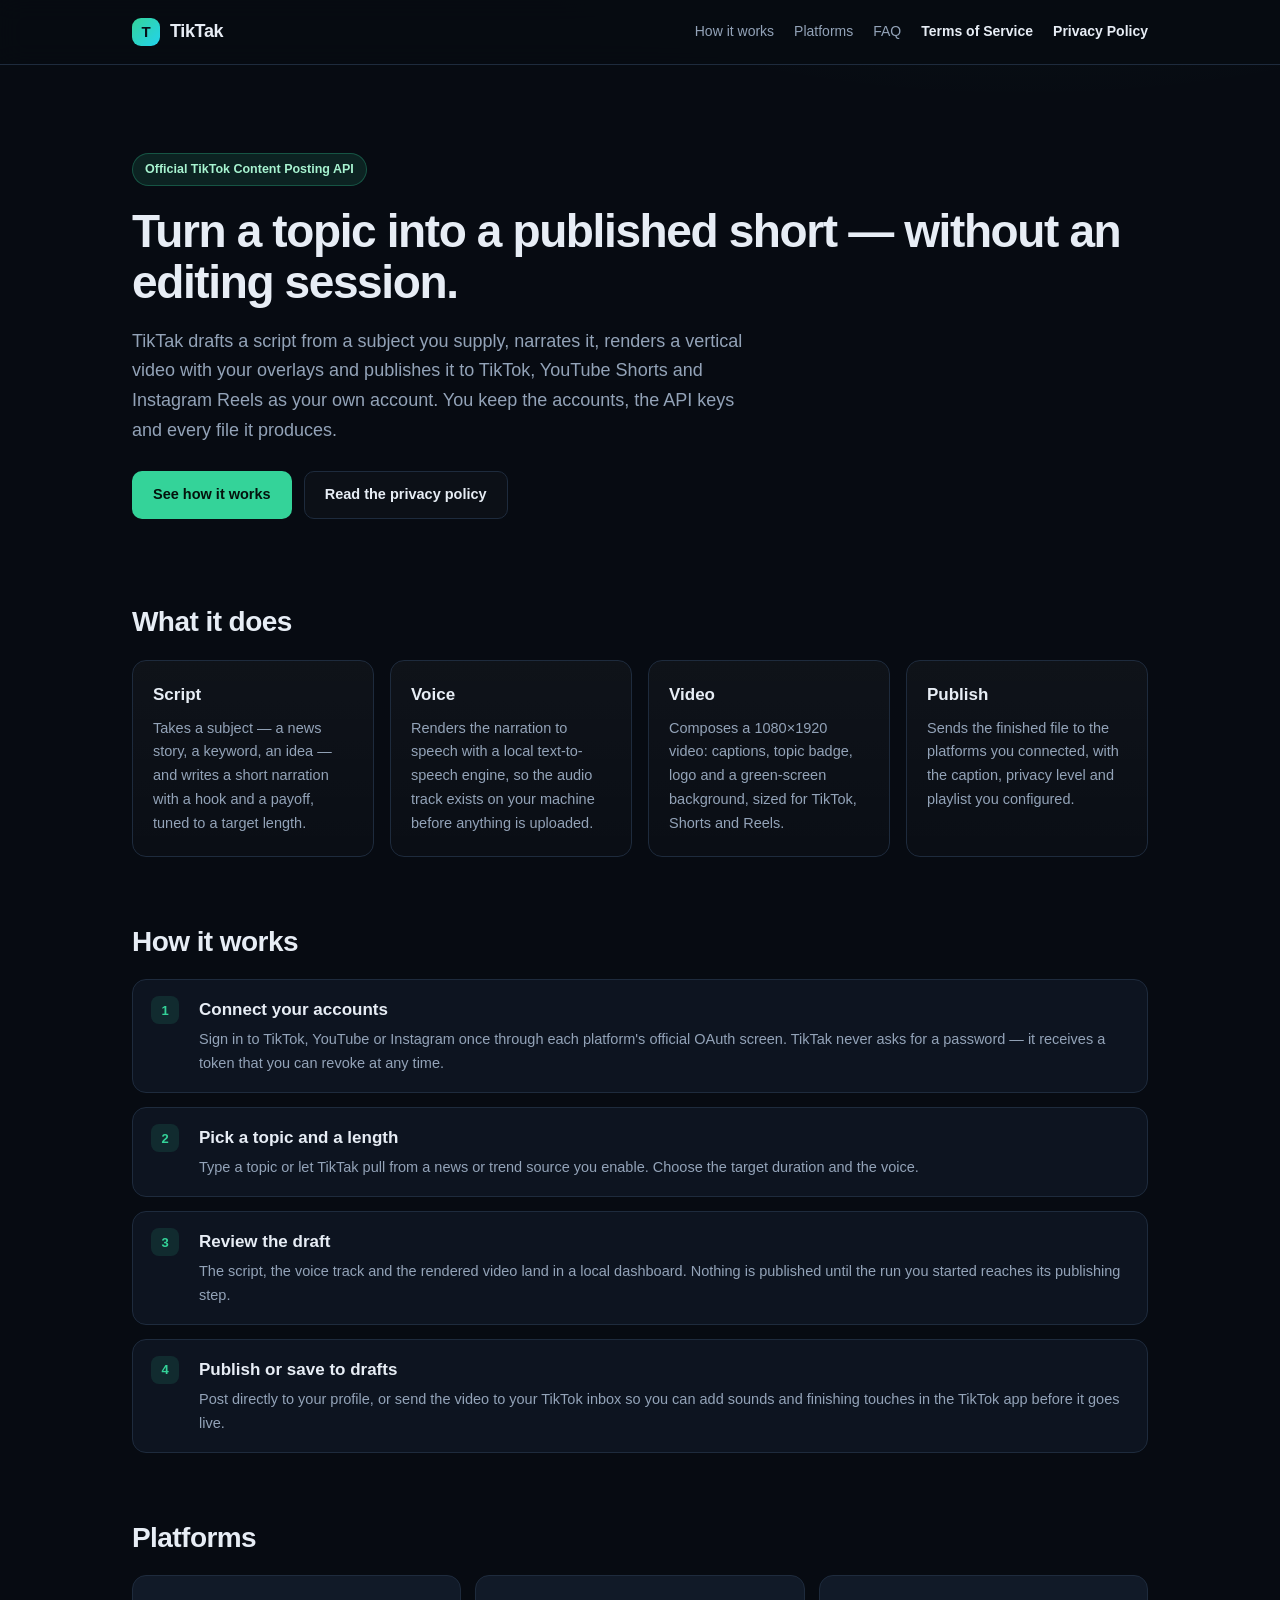
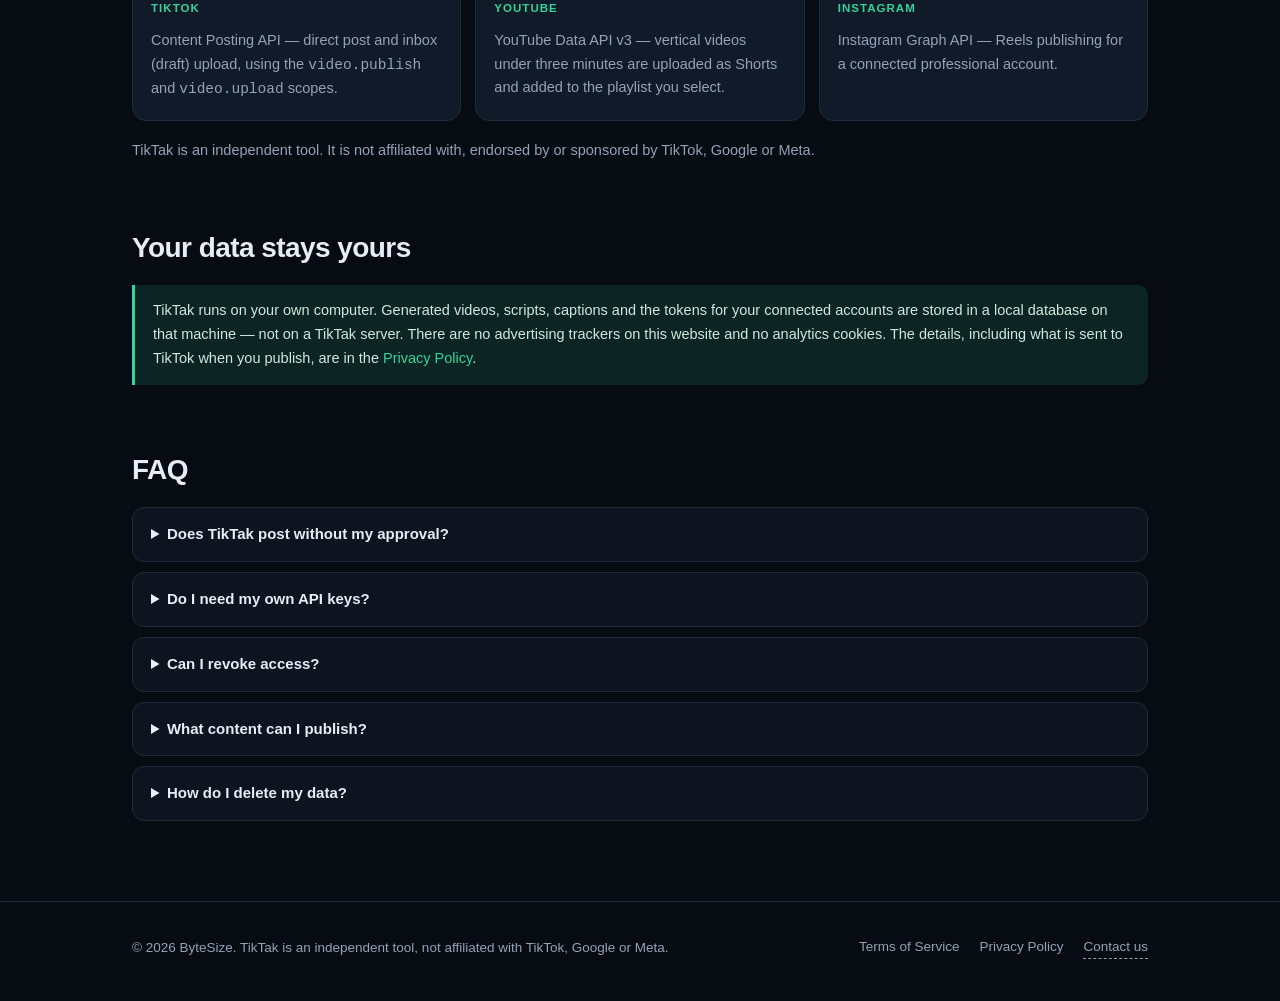
<file: index.html>
<!doctype html>
<html lang="en">
<head>
<meta charset="utf-8">
<meta name="viewport" content="width=device-width, initial-scale=1">
<title>TikTak — turn topics into published short videos</title>
<meta name="description" content="TikTak turns a topic you choose into a finished vertical video and publishes it to TikTok, YouTube Shorts and Instagram Reels through the official platform APIs.">
<link rel="stylesheet" href="styles.css">
</head>
<body>

<header class="site">
  <div class="wrap">
    <a class="brand" href="index.html"><span class="dot">T</span>TikTak</a>
    <nav class="top">
      <a href="#how">How it works</a>
      <a href="#platforms">Platforms</a>
      <a href="#faq">FAQ</a>
      <a class="legal" href="terms.html">Terms of Service</a>
      <a class="legal" href="privacy.html">Privacy Policy</a>
    </nav>
  </div>
</header>

<main>
  <div class="wrap">

    <div class="hero">
      <span class="pill">Official TikTok Content Posting API</span>
      <h1>Turn a topic into a published short — without an editing session.</h1>
      <p class="lede">
        TikTak drafts a script from a subject you supply, narrates it, renders a vertical
        video with your overlays and publishes it to TikTok, YouTube Shorts and Instagram
        Reels as your own account. You keep the accounts, the API keys and every file it
        produces.
      </p>
      <div class="cta">
        <a class="btn primary" href="#how">See how it works</a>
        <a class="btn ghost" href="privacy.html">Read the privacy policy</a>
      </div>
    </div>

    <section>
      <h2>What it does</h2>
      <div class="grid">
        <div class="card">
          <h3>Script</h3>
          <p>Takes a subject — a news story, a keyword, an idea — and writes a short narration with a hook and a payoff, tuned to a target length.</p>
        </div>
        <div class="card">
          <h3>Voice</h3>
          <p>Renders the narration to speech with a local text-to-speech engine, so the audio track exists on your machine before anything is uploaded.</p>
        </div>
        <div class="card">
          <h3>Video</h3>
          <p>Composes a 1080×1920 video: captions, topic badge, logo and a green-screen background, sized for TikTok, Shorts and Reels.</p>
        </div>
        <div class="card">
          <h3>Publish</h3>
          <p>Sends the finished file to the platforms you connected, with the caption, privacy level and playlist you configured.</p>
        </div>
      </div>
    </section>

    <section id="how">
      <h2>How it works</h2>
      <div class="steps">
        <div class="step">
          <div>
            <h3>Connect your accounts</h3>
            <p>Sign in to TikTok, YouTube or Instagram once through each platform's official OAuth screen. TikTak never asks for a password — it receives a token that you can revoke at any time.</p>
          </div>
        </div>
        <div class="step">
          <div>
            <h3>Pick a topic and a length</h3>
            <p>Type a topic or let TikTak pull from a news or trend source you enable. Choose the target duration and the voice.</p>
          </div>
        </div>
        <div class="step">
          <div>
            <h3>Review the draft</h3>
            <p>The script, the voice track and the rendered video land in a local dashboard. Nothing is published until the run you started reaches its publishing step.</p>
          </div>
        </div>
        <div class="step">
          <div>
            <h3>Publish or save to drafts</h3>
            <p>Post directly to your profile, or send the video to your TikTok inbox so you can add sounds and finishing touches in the TikTok app before it goes live.</p>
          </div>
        </div>
      </div>
    </section>

    <section id="platforms">
      <h2>Platforms</h2>
      <div class="platforms">
        <div class="platform">
          <span class="tag">TikTok</span>
          <p>Content Posting API — direct post and inbox (draft) upload, using the <code>video.publish</code> and <code>video.upload</code> scopes.</p>
        </div>
        <div class="platform">
          <span class="tag">YouTube</span>
          <p>YouTube Data API v3 — vertical videos under three minutes are uploaded as Shorts and added to the playlist you select.</p>
        </div>
        <div class="platform">
          <span class="tag">Instagram</span>
          <p>Instagram Graph API — Reels publishing for a connected professional account.</p>
        </div>
      </div>
      <p style="margin-top:18px;font-size:14.5px;color:var(--muted)">
        TikTak is an independent tool. It is not affiliated with, endorsed by or sponsored by
        TikTok, Google or Meta.
      </p>
    </section>

    <section>
      <h2>Your data stays yours</h2>
      <div class="note">
        TikTak runs on your own computer. Generated videos, scripts, captions and the tokens for
        your connected accounts are stored in a local database on that machine — not on a
        TikTak server. There are no advertising trackers on this website and no analytics
        cookies. The details, including what is sent to TikTok when you publish, are in the
        <a href="privacy.html">Privacy Policy</a>.
      </div>
    </section>

    <section id="faq">
      <h2>FAQ</h2>
      <div class="faq">
        <details>
          <summary>Does TikTak post without my approval?</summary>
          <p>No. Every upload is the result of a run you start. Draft mode sends the video to your TikTok inbox, where it stays until you finish it in the TikTok app.</p>
        </details>
        <details>
          <summary>Do I need my own API keys?</summary>
          <p>Yes. You authorise TikTak against your own accounts and, for script generation and speech, you point it at your own model or TTS provider. Your keys are stored locally.</p>
        </details>
        <details>
          <summary>Can I revoke access?</summary>
          <p>Yes — disconnect the account in TikTak, or remove the app under Settings → Security and permissions in TikTok. Uploads stop as soon as the token is gone.</p>
        </details>
        <details>
          <summary>What content can I publish?</summary>
          <p>Only content you have the rights to publish, and only content that follows the TikTok Community Guidelines and the other platforms' rules. Automated spam, fake engagement and misleading content are not permitted.</p>
        </details>
        <details>
          <summary>How do I delete my data?</summary>
          <p>Delete individual runs in the dashboard, or remove the application's data folder to erase everything, including stored tokens.</p>
        </details>
      </div>
    </section>

  </div>
</main>

<footer class="site">
  <div class="wrap">
    <span>© 2026 ByteSize. TikTak is an independent tool, not affiliated with TikTok, Google or Meta.</span>
    <nav>
      <a href="terms.html">Terms of Service</a>
      <a href="privacy.html">Privacy Policy</a>
      <button type="button" class="mail-link" data-contact-mail title="Email ByteSize">Contact us</button>
    </nav>
  </div>
</footer>

  <script src="contact.js" defer></script>
</body>
</html>
</file>
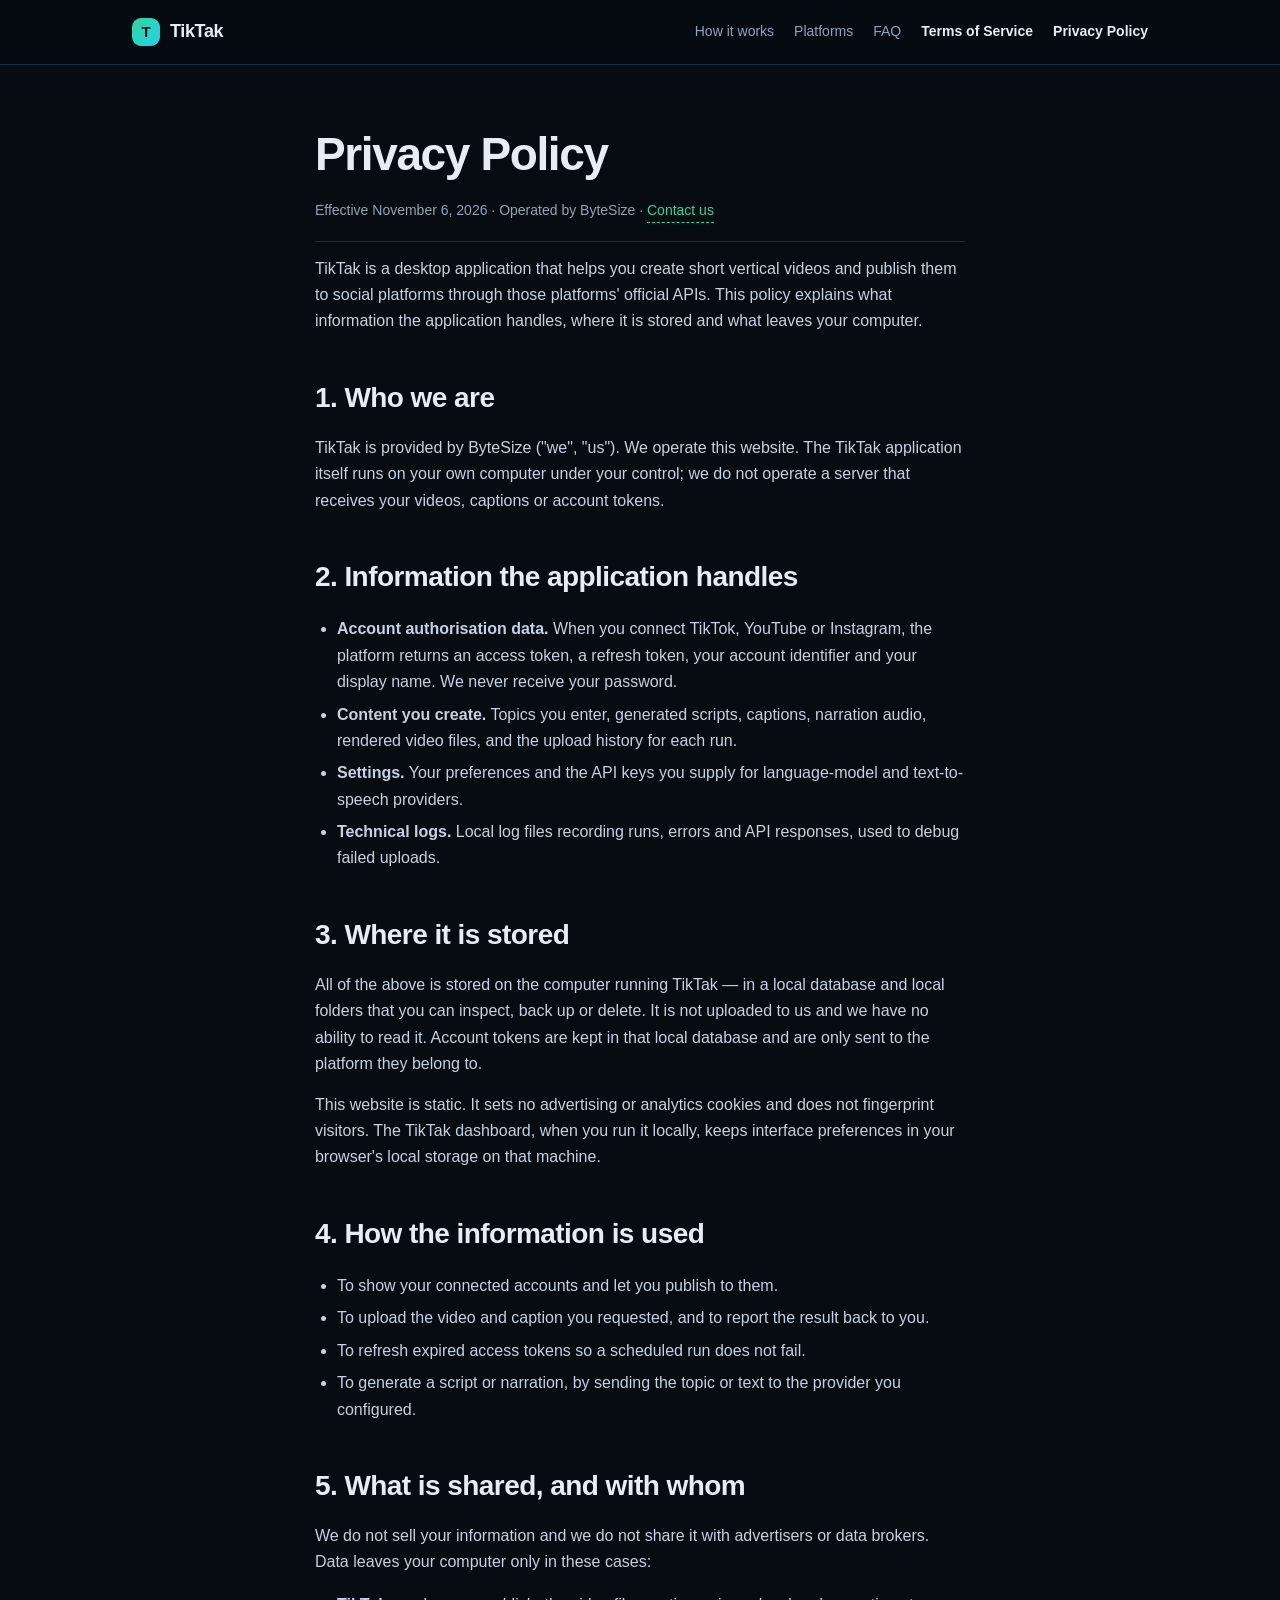
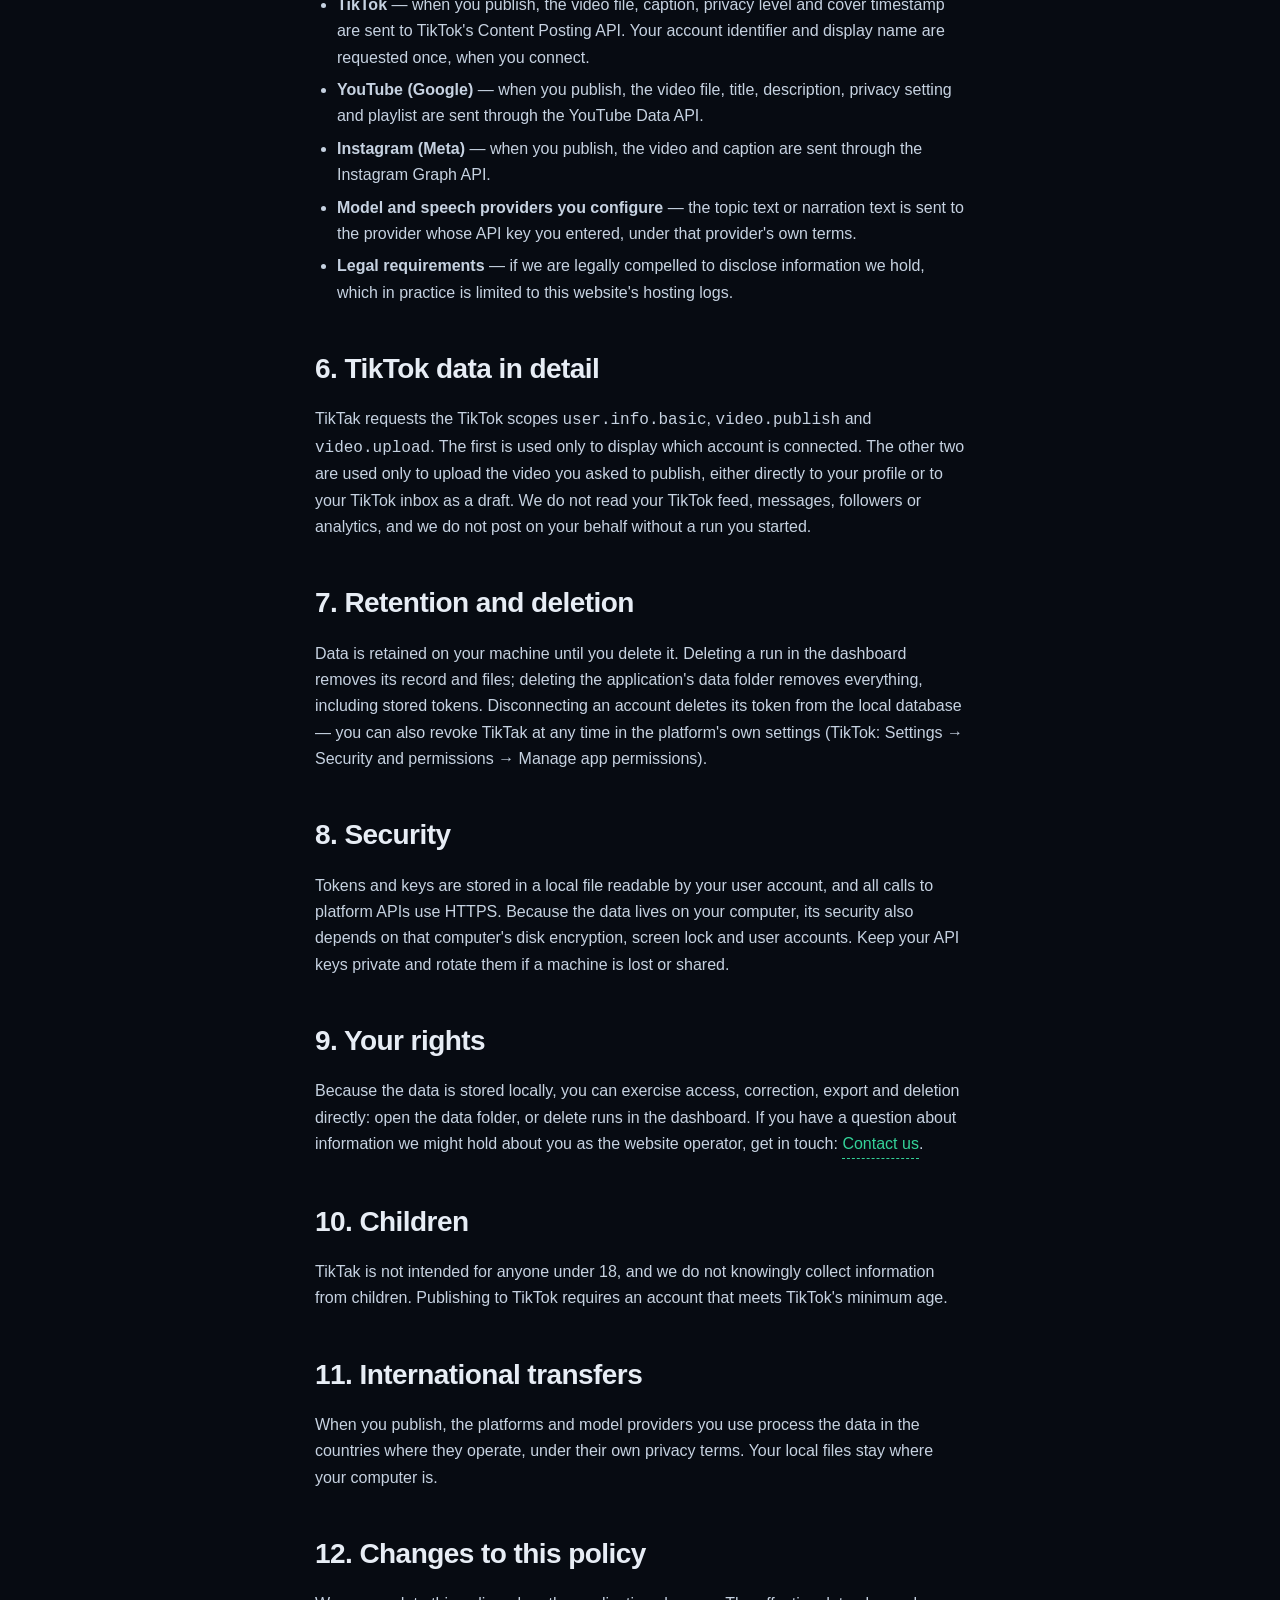
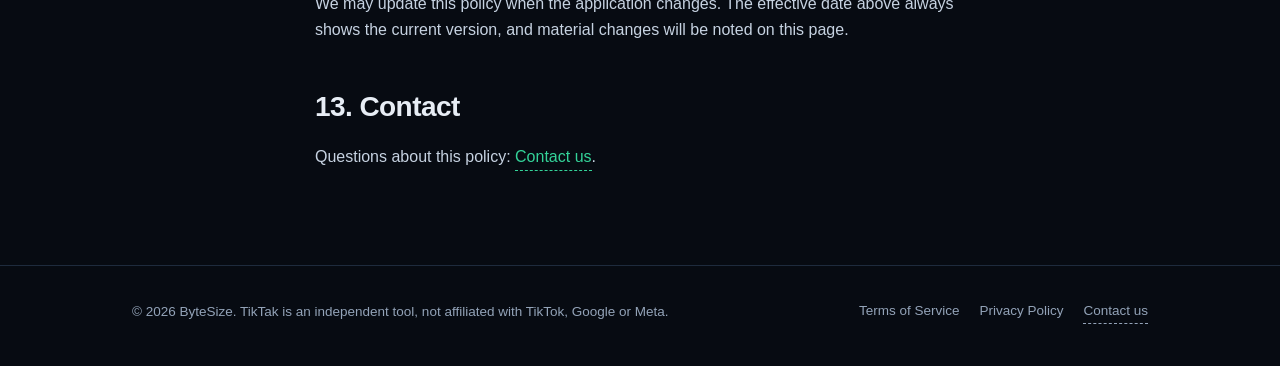
<file: privacy.html>
<!doctype html>
<html lang="en">
<head>
<meta charset="utf-8">
<meta name="viewport" content="width=device-width, initial-scale=1">
<title>Privacy Policy — TikTak</title>
<meta name="description" content="How TikTak handles account tokens, generated content and the data sent to TikTok, YouTube and Instagram when you publish.">
<link rel="stylesheet" href="styles.css">
</head>
<body>

<header class="site">
  <div class="wrap">
    <a class="brand" href="index.html"><span class="dot">T</span>TikTak</a>
    <nav class="top">
      <a href="index.html#how">How it works</a>
      <a href="index.html#platforms">Platforms</a>
      <a href="index.html#faq">FAQ</a>
      <a class="legal" href="terms.html">Terms of Service</a>
      <a class="legal" href="privacy.html">Privacy Policy</a>
    </nav>
  </div>
</header>

<main>
  <div class="wrap legal-page">
    <h1>Privacy Policy</h1>
    <p class="meta">Effective November 6, 2026 · Operated by ByteSize · <button type="button" class="mail-link" data-contact-mail title="Email ByteSize">Contact us</button></p>

    <p>
      TikTak is a desktop application that helps you create short vertical videos and publish them
      to social platforms through those platforms' official APIs. This policy explains what
      information the application handles, where it is stored and what leaves your computer.
    </p>

    <h2>1. Who we are</h2>
    <p>
      TikTak is provided by ByteSize ("we", "us"). We operate this website. The TikTak
      application itself runs on your own computer under your control; we do not operate a
      server that receives your videos, captions or account tokens.
    </p>

    <h2>2. Information the application handles</h2>
    <ul>
      <li><strong>Account authorisation data.</strong> When you connect TikTok, YouTube or Instagram, the platform returns an access token, a refresh token, your account identifier and your display name. We never receive your password.</li>
      <li><strong>Content you create.</strong> Topics you enter, generated scripts, captions, narration audio, rendered video files, and the upload history for each run.</li>
      <li><strong>Settings.</strong> Your preferences and the API keys you supply for language-model and text-to-speech providers.</li>
      <li><strong>Technical logs.</strong> Local log files recording runs, errors and API responses, used to debug failed uploads.</li>
    </ul>

    <h2>3. Where it is stored</h2>
    <p>
      All of the above is stored on the computer running TikTak — in a local database and local
      folders that you can inspect, back up or delete. It is not uploaded to us and we have no
      ability to read it. Account tokens are kept in that local database and are only sent to the
      platform they belong to.
    </p>
    <p>
      This website is static. It sets no advertising or analytics cookies and does not fingerprint
      visitors. The TikTak dashboard, when you run it locally, keeps interface preferences in your
      browser's local storage on that machine.
    </p>

    <h2>4. How the information is used</h2>
    <ul>
      <li>To show your connected accounts and let you publish to them.</li>
      <li>To upload the video and caption you requested, and to report the result back to you.</li>
      <li>To refresh expired access tokens so a scheduled run does not fail.</li>
      <li>To generate a script or narration, by sending the topic or text to the provider you configured.</li>
    </ul>

    <h2>5. What is shared, and with whom</h2>
    <p>
      We do not sell your information and we do not share it with advertisers or data brokers.
      Data leaves your computer only in these cases:
    </p>
    <ul>
      <li><strong>TikTok</strong> — when you publish, the video file, caption, privacy level and cover timestamp are sent to TikTok's Content Posting API. Your account identifier and display name are requested once, when you connect.</li>
      <li><strong>YouTube (Google)</strong> — when you publish, the video file, title, description, privacy setting and playlist are sent through the YouTube Data API.</li>
      <li><strong>Instagram (Meta)</strong> — when you publish, the video and caption are sent through the Instagram Graph API.</li>
      <li><strong>Model and speech providers you configure</strong> — the topic text or narration text is sent to the provider whose API key you entered, under that provider's own terms.</li>
      <li><strong>Legal requirements</strong> — if we are legally compelled to disclose information we hold, which in practice is limited to this website's hosting logs.</li>
    </ul>

    <h2>6. TikTok data in detail</h2>
    <p>
      TikTak requests the TikTok scopes <code>user.info.basic</code>, <code>video.publish</code> and
      <code>video.upload</code>. The first is used only to display which account is connected. The
      other two are used only to upload the video you asked to publish, either directly to your
      profile or to your TikTok inbox as a draft. We do not read your TikTok feed, messages,
      followers or analytics, and we do not post on your behalf without a run you started.
    </p>

    <h2>7. Retention and deletion</h2>
    <p>
      Data is retained on your machine until you delete it. Deleting a run in the dashboard removes
      its record and files; deleting the application's data folder removes everything, including
      stored tokens. Disconnecting an account deletes its token from the local database — you can
      also revoke TikTak at any time in the platform's own settings (TikTok: Settings → Security and
      permissions → Manage app permissions).
    </p>

    <h2>8. Security</h2>
    <p>
      Tokens and keys are stored in a local file readable by your user account, and all calls to
      platform APIs use HTTPS. Because the data lives on your computer, its security also depends
      on that computer's disk encryption, screen lock and user accounts. Keep your API keys private
      and rotate them if a machine is lost or shared.
    </p>

    <h2>9. Your rights</h2>
    <p>
      Because the data is stored locally, you can exercise access, correction, export and deletion
      directly: open the data folder, or delete runs in the dashboard. If you have a question about
      information we might hold about you as the website operator, get in touch:
      <button type="button" class="mail-link" data-contact-mail title="Email ByteSize">Contact us</button>.
    </p>

    <h2>10. Children</h2>
    <p>
      TikTak is not intended for anyone under 18, and we do not knowingly collect information from
      children. Publishing to TikTok requires an account that meets TikTok's minimum age.
    </p>

    <h2>11. International transfers</h2>
    <p>
      When you publish, the platforms and model providers you use process the data in the countries
      where they operate, under their own privacy terms. Your local files stay where your computer is.
    </p>

    <h2>12. Changes to this policy</h2>
    <p>
      We may update this policy when the application changes. The effective date above always shows
      the current version, and material changes will be noted on this page.
    </p>

    <h2>13. Contact</h2>
    <p>
      Questions about this policy: <button type="button" class="mail-link" data-contact-mail title="Email ByteSize">Contact us</button>.
    </p>
  </div>
</main>

<footer class="site">
  <div class="wrap">
    <span>© 2026 ByteSize. TikTak is an independent tool, not affiliated with TikTok, Google or Meta.</span>
    <nav>
      <a href="terms.html">Terms of Service</a>
      <a href="privacy.html">Privacy Policy</a>
      <button type="button" class="mail-link" data-contact-mail title="Email ByteSize">Contact us</button>
    </nav>
  </div>
</footer>

  <script src="contact.js" defer></script>
</body>
</html>
</file>
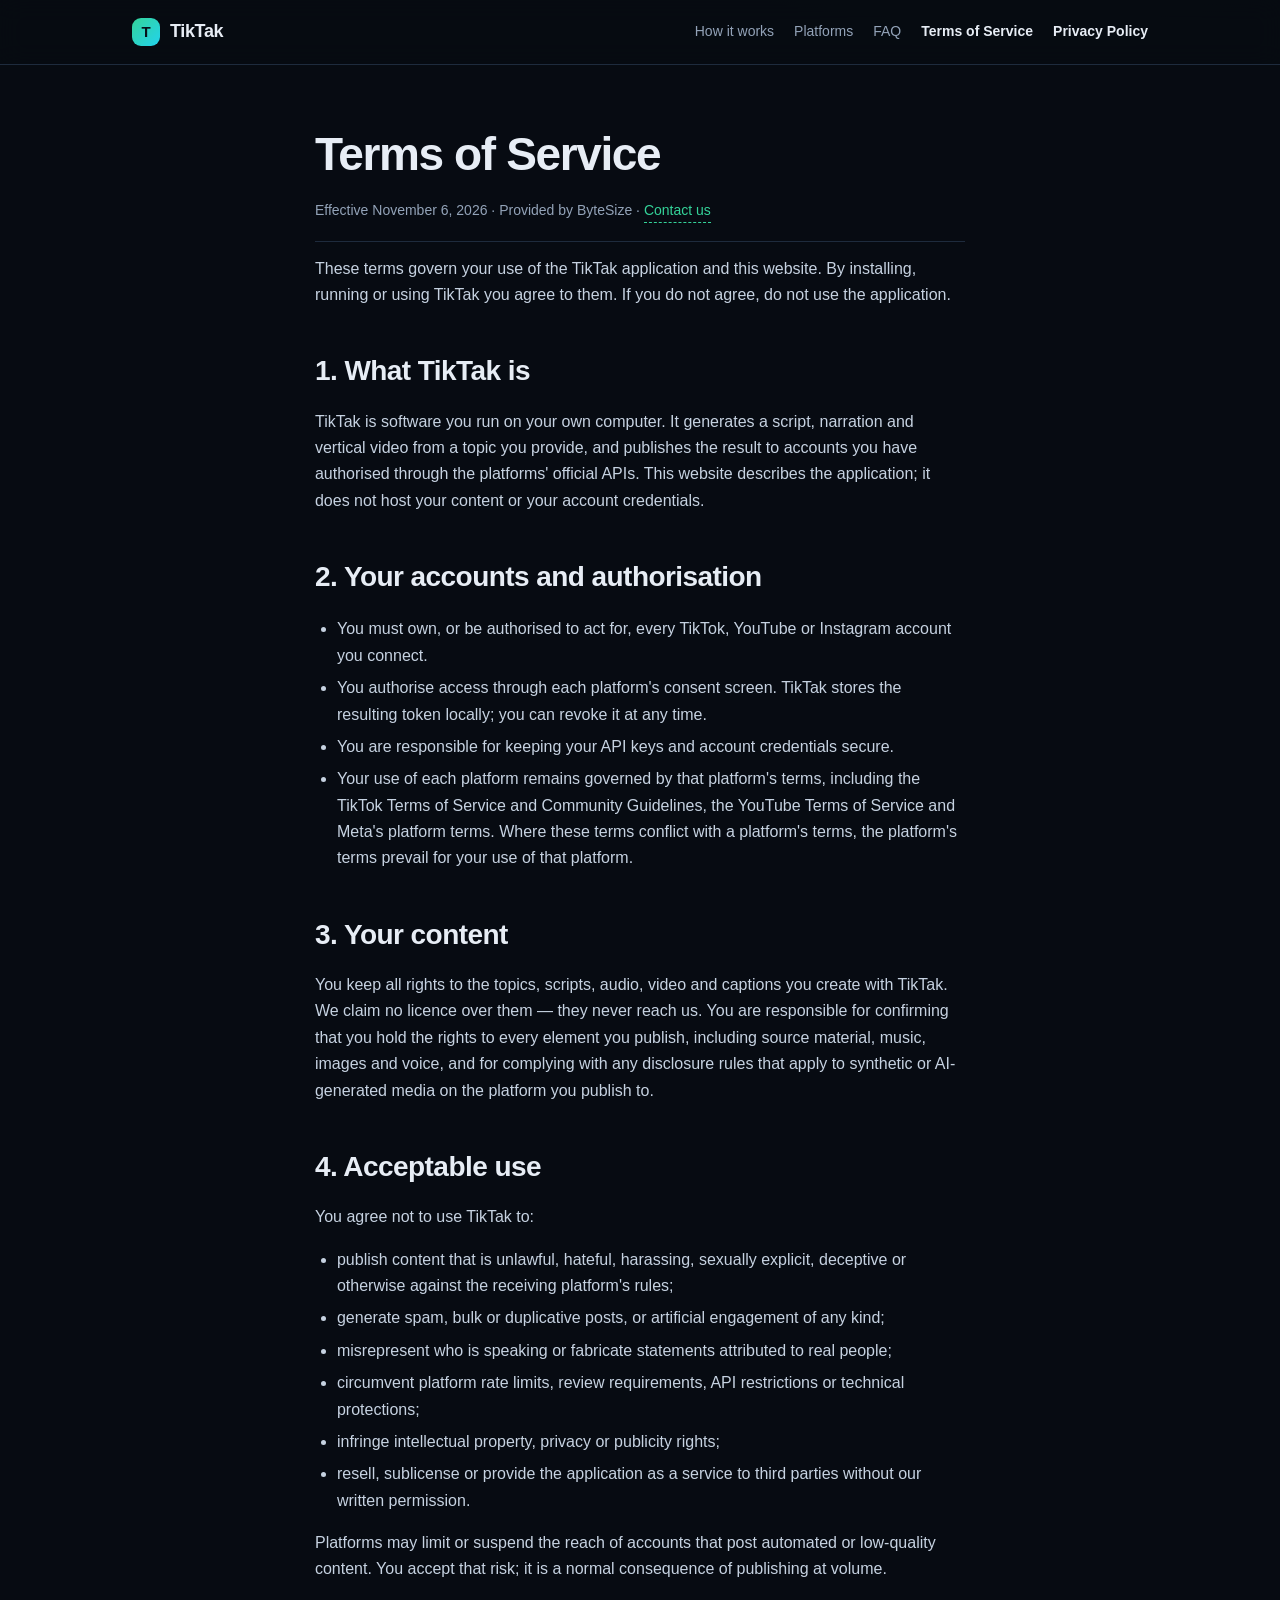
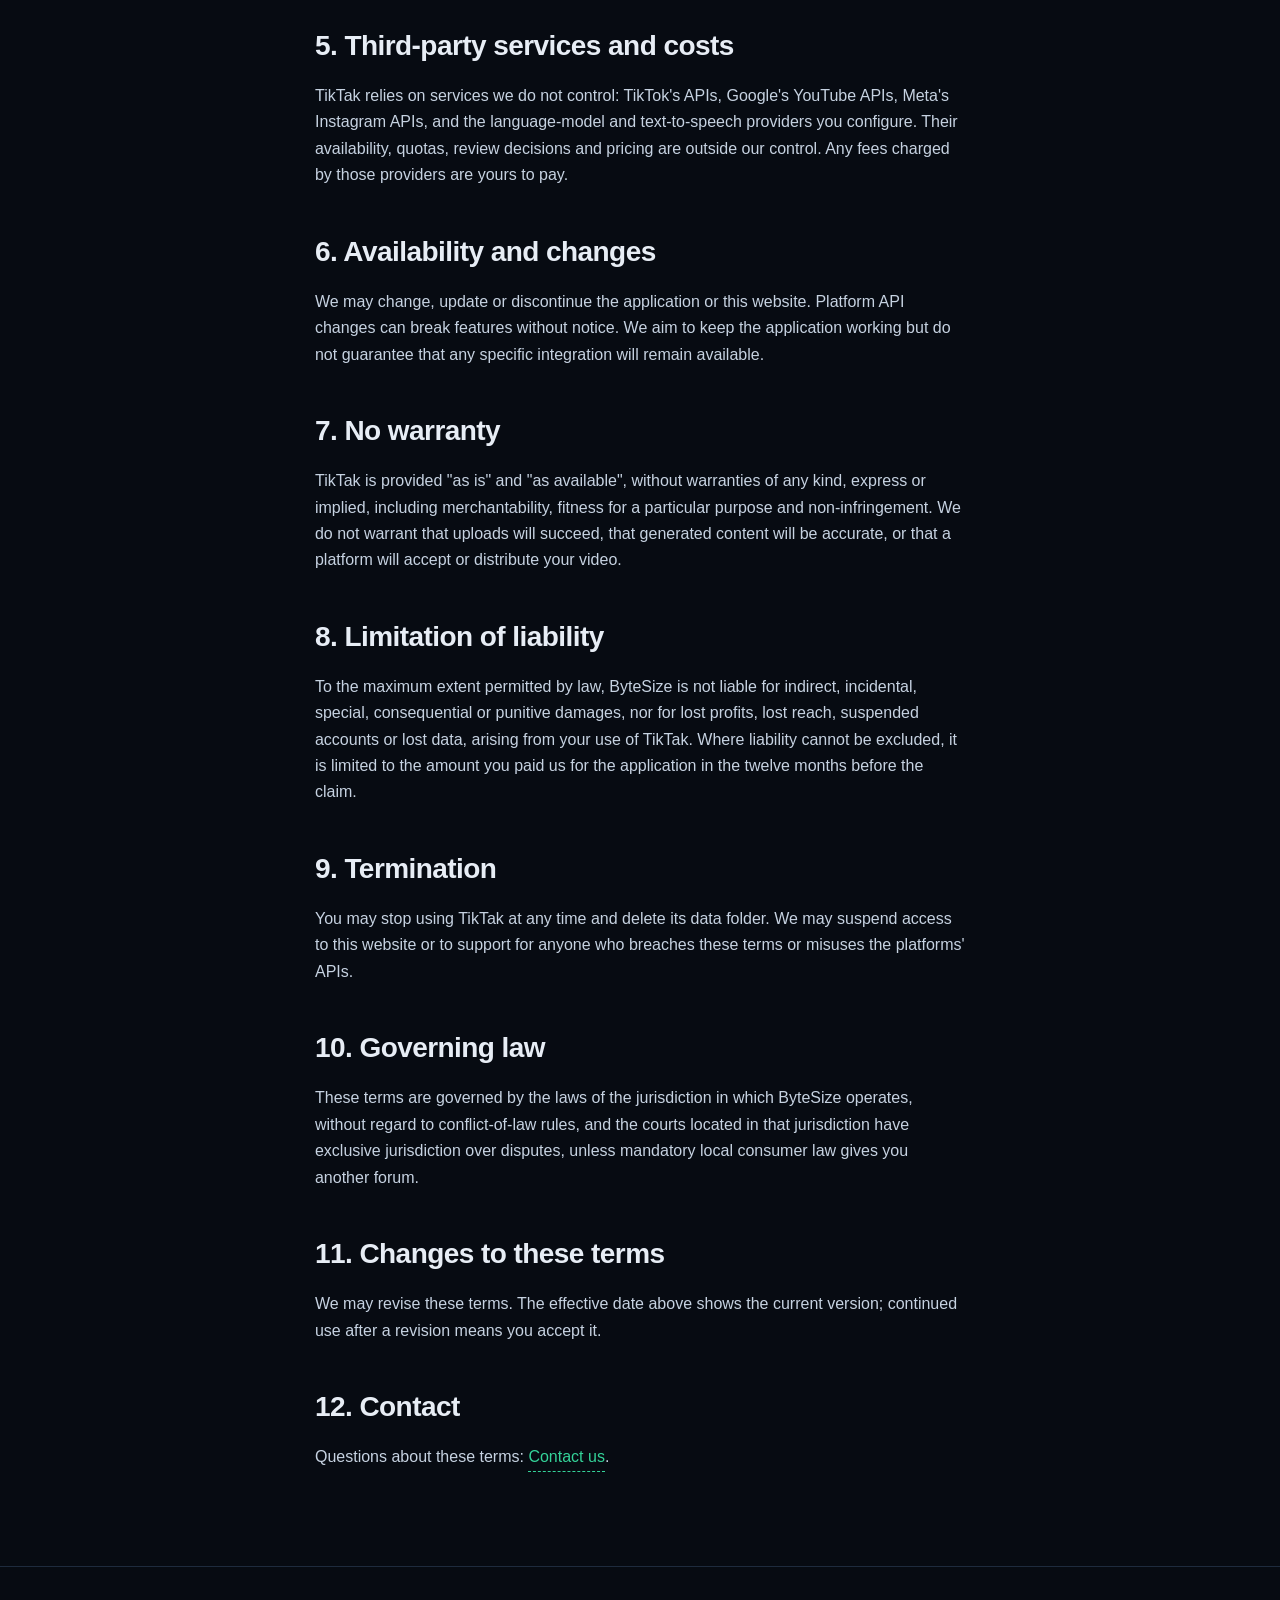
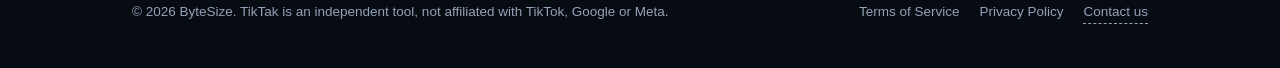
<file: terms.html>
<!doctype html>
<html lang="en">
<head>
<meta charset="utf-8">
<meta name="viewport" content="width=device-width, initial-scale=1">
<title>Terms of Service — TikTak</title>
<meta name="description" content="The terms that govern use of the TikTak application and this website, including acceptable use when publishing to TikTok, YouTube and Instagram.">
<link rel="stylesheet" href="styles.css">
</head>
<body>

<header class="site">
  <div class="wrap">
    <a class="brand" href="index.html"><span class="dot">T</span>TikTak</a>
    <nav class="top">
      <a href="index.html#how">How it works</a>
      <a href="index.html#platforms">Platforms</a>
      <a href="index.html#faq">FAQ</a>
      <a class="legal" href="terms.html">Terms of Service</a>
      <a class="legal" href="privacy.html">Privacy Policy</a>
    </nav>
  </div>
</header>

<main>
  <div class="wrap legal-page">
    <h1>Terms of Service</h1>
    <p class="meta">Effective November 6, 2026 · Provided by ByteSize · <button type="button" class="mail-link" data-contact-mail title="Email ByteSize">Contact us</button></p>

    <p>
      These terms govern your use of the TikTak application and this website. By installing,
      running or using TikTak you agree to them. If you do not agree, do not use the application.
    </p>

    <h2>1. What TikTak is</h2>
    <p>
      TikTak is software you run on your own computer. It generates a script, narration and
      vertical video from a topic you provide, and publishes the result to accounts you have
      authorised through the platforms' official APIs. This website describes the application; it
      does not host your content or your account credentials.
    </p>

    <h2>2. Your accounts and authorisation</h2>
    <ul>
      <li>You must own, or be authorised to act for, every TikTok, YouTube or Instagram account you connect.</li>
      <li>You authorise access through each platform's consent screen. TikTak stores the resulting token locally; you can revoke it at any time.</li>
      <li>You are responsible for keeping your API keys and account credentials secure.</li>
      <li>Your use of each platform remains governed by that platform's terms, including the TikTok Terms of Service and Community Guidelines, the YouTube Terms of Service and Meta's platform terms. Where these terms conflict with a platform's terms, the platform's terms prevail for your use of that platform.</li>
    </ul>

    <h2>3. Your content</h2>
    <p>
      You keep all rights to the topics, scripts, audio, video and captions you create with TikTak.
      We claim no licence over them — they never reach us. You are responsible for confirming that
      you hold the rights to every element you publish, including source material, music, images and
      voice, and for complying with any disclosure rules that apply to synthetic or AI-generated
      media on the platform you publish to.
    </p>

    <h2>4. Acceptable use</h2>
    <p>You agree not to use TikTak to:</p>
    <ul>
      <li>publish content that is unlawful, hateful, harassing, sexually explicit, deceptive or otherwise against the receiving platform's rules;</li>
      <li>generate spam, bulk or duplicative posts, or artificial engagement of any kind;</li>
      <li>misrepresent who is speaking or fabricate statements attributed to real people;</li>
      <li>circumvent platform rate limits, review requirements, API restrictions or technical protections;</li>
      <li>infringe intellectual property, privacy or publicity rights;</li>
      <li>resell, sublicense or provide the application as a service to third parties without our written permission.</li>
    </ul>
    <p>
      Platforms may limit or suspend the reach of accounts that post automated or low-quality
      content. You accept that risk; it is a normal consequence of publishing at volume.
    </p>

    <h2>5. Third-party services and costs</h2>
    <p>
      TikTak relies on services we do not control: TikTok's APIs, Google's YouTube APIs, Meta's
      Instagram APIs, and the language-model and text-to-speech providers you configure. Their
      availability, quotas, review decisions and pricing are outside our control. Any fees charged
      by those providers are yours to pay.
    </p>

    <h2>6. Availability and changes</h2>
    <p>
      We may change, update or discontinue the application or this website. Platform API changes can
      break features without notice. We aim to keep the application working but do not guarantee
      that any specific integration will remain available.
    </p>

    <h2>7. No warranty</h2>
    <p>
      TikTak is provided "as is" and "as available", without warranties of any kind, express or
      implied, including merchantability, fitness for a particular purpose and non-infringement. We
      do not warrant that uploads will succeed, that generated content will be accurate, or that a
      platform will accept or distribute your video.
    </p>

    <h2>8. Limitation of liability</h2>
    <p>
      To the maximum extent permitted by law, ByteSize is not liable for indirect,
      incidental, special, consequential or punitive damages, nor for lost profits, lost reach,
      suspended accounts or lost data, arising from your use of TikTak. Where liability cannot be
      excluded, it is limited to the amount you paid us for the application in the twelve months
      before the claim.
    </p>

    <h2>9. Termination</h2>
    <p>
      You may stop using TikTak at any time and delete its data folder. We may suspend access to
      this website or to support for anyone who breaches these terms or misuses the platforms'
      APIs.
    </p>

    <h2>10. Governing law</h2>
    <p>
      These terms are governed by the laws of the jurisdiction in which ByteSize operates, without
      regard to conflict-of-law rules, and the courts located in that jurisdiction have exclusive
      jurisdiction over disputes, unless mandatory local consumer law gives you another forum.
    </p>

    <h2>11. Changes to these terms</h2>
    <p>
      We may revise these terms. The effective date above shows the current version; continued use
      after a revision means you accept it.
    </p>

    <h2>12. Contact</h2>
    <p>
      Questions about these terms: <button type="button" class="mail-link" data-contact-mail title="Email ByteSize">Contact us</button>.
    </p>
  </div>
</main>

<footer class="site">
  <div class="wrap">
    <span>© 2026 ByteSize. TikTak is an independent tool, not affiliated with TikTok, Google or Meta.</span>
    <nav>
      <a href="terms.html">Terms of Service</a>
      <a href="privacy.html">Privacy Policy</a>
      <button type="button" class="mail-link" data-contact-mail title="Email ByteSize">Contact us</button>
    </nav>
  </div>
</footer>

  <script src="contact.js" defer></script>
</body>
</html>
</file>
<file: styles.css>
:root {
  --bg: #070b12;
  --bg-soft: #0d1420;
  --card: #111a28;
  --line: #1e2b3d;
  --text: #e7edf5;
  --muted: #93a3b8;
  --accent: #34d399;
  --accent-soft: rgba(52, 211, 153, 0.12);
  --rose: #fb7185;
  --radius: 14px;
  --max: 1060px;
}

* { box-sizing: border-box; }

html { scroll-behavior: smooth; }

body {
  margin: 0;
  background: radial-gradient(1200px 600px at 80% -10%, rgba(52, 211, 153, 0.10), transparent 60%), var(--bg);
  color: var(--text);
  font: 16px/1.65 -apple-system, BlinkMacSystemFont, "Segoe UI", Inter, Roboto, Helvetica, Arial, sans-serif;
  -webkit-font-smoothing: antialiased;
}

a { color: var(--accent); text-decoration: none; }
a:hover { text-decoration: underline; }

.wrap { width: 100%; max-width: var(--max); margin: 0 auto; padding: 0 22px; }

header.site {
  position: sticky;
  top: 0;
  z-index: 10;
  backdrop-filter: blur(12px);
  background: rgba(7, 11, 18, 0.82);
  border-bottom: 1px solid var(--line);
}

header.site .wrap {
  display: flex;
  align-items: center;
  gap: 22px;
  min-height: 64px;
  flex-wrap: wrap;
}

.brand {
  display: flex;
  align-items: center;
  gap: 10px;
  font-weight: 700;
  letter-spacing: -0.02em;
  color: var(--text);
  font-size: 18px;
}

.brand:hover { text-decoration: none; }

.brand .dot {
  width: 28px;
  height: 28px;
  border-radius: 9px;
  background: linear-gradient(135deg, var(--accent), #22d3ee);
  display: grid;
  place-items: center;
  color: #06121a;
  font-size: 15px;
  font-weight: 800;
}

nav.top { display: flex; gap: 20px; margin-left: auto; flex-wrap: wrap; font-size: 14px; }
nav.top a { color: var(--muted); }
nav.top a:hover { color: var(--text); text-decoration: none; }
nav.top a.legal { color: var(--text); font-weight: 600; }

main { padding: 64px 0 80px; }

h1 { font-size: clamp(30px, 4.4vw, 46px); line-height: 1.12; letter-spacing: -0.03em; margin: 0 0 18px; }
h2 { font-size: clamp(22px, 2.6vw, 28px); letter-spacing: -0.02em; margin: 0 0 14px; }
h3 { font-size: 17px; margin: 0 0 8px; }
p { margin: 0 0 14px; color: #c6d2e1; }
.lede { font-size: 18px; color: var(--muted); max-width: 62ch; }

.hero { padding: 24px 0 18px; }

.pill {
  display: inline-flex;
  align-items: center;
  gap: 8px;
  border: 1px solid rgba(52, 211, 153, 0.28);
  background: var(--accent-soft);
  color: #a7f3d0;
  border-radius: 999px;
  padding: 5px 12px;
  font-size: 12.5px;
  font-weight: 600;
  margin-bottom: 20px;
}

.cta { display: flex; gap: 12px; flex-wrap: wrap; margin-top: 26px; }

.btn {
  display: inline-block;
  padding: 11px 20px;
  border-radius: 10px;
  font-weight: 600;
  font-size: 14.5px;
  border: 1px solid transparent;
}

.btn.primary { background: var(--accent); color: #04120c; }
.btn.primary:hover { filter: brightness(1.06); text-decoration: none; }
.btn.ghost { border-color: var(--line); color: var(--text); background: rgba(255, 255, 255, 0.02); }
.btn.ghost:hover { border-color: #2b3d53; text-decoration: none; }

section { margin-top: 62px; }

.grid { display: grid; gap: 16px; grid-template-columns: repeat(auto-fit, minmax(240px, 1fr)); }

.card {
  background: linear-gradient(180deg, rgba(255, 255, 255, 0.03), rgba(255, 255, 255, 0.01));
  border: 1px solid var(--line);
  border-radius: var(--radius);
  padding: 20px;
}

.card p { margin: 0; font-size: 14.5px; color: var(--muted); }

.steps { counter-reset: step; display: grid; gap: 14px; }
.step {
  display: grid;
  grid-template-columns: 34px 1fr;
  gap: 14px;
  align-items: start;
  border: 1px solid var(--line);
  border-radius: var(--radius);
  padding: 16px 18px;
  background: var(--bg-soft);
}
.step::before {
  counter-increment: step;
  content: counter(step);
  width: 28px; height: 28px;
  border-radius: 8px;
  display: grid; place-items: center;
  background: var(--accent-soft);
  color: var(--accent);
  font-weight: 700; font-size: 13px;
}
.step h3 { margin-bottom: 4px; }
.step p { margin: 0; font-size: 14.5px; color: var(--muted); }

.platforms { display: grid; gap: 14px; grid-template-columns: repeat(auto-fit, minmax(220px, 1fr)); }
.platform { border: 1px solid var(--line); border-radius: var(--radius); padding: 18px; background: var(--card); }
.platform .tag { font-size: 11.5px; letter-spacing: 0.09em; text-transform: uppercase; color: var(--accent); font-weight: 700; }
.platform p { margin: 8px 0 0; font-size: 14.5px; color: var(--muted); }

.faq { display: grid; gap: 10px; }
details {
  border: 1px solid var(--line);
  border-radius: 12px;
  padding: 14px 18px;
  background: var(--bg-soft);
}
details summary { cursor: pointer; font-weight: 600; font-size: 15px; }
details p { margin: 10px 0 0; font-size: 14.5px; color: var(--muted); }

.note {
  border-left: 3px solid var(--accent);
  background: var(--accent-soft);
  border-radius: 0 10px 10px 0;
  padding: 14px 18px;
  font-size: 14.5px;
  color: #cfe9dd;
}

.legal-page { max-width: 78ch; }
.legal-page h2 { margin-top: 40px; }
.legal-page ul { color: #c6d2e1; padding-left: 22px; }
.legal-page li { margin: 6px 0; }
.meta { color: var(--muted); font-size: 14px; border-bottom: 1px solid var(--line); padding-bottom: 18px; }

footer.site {
  border-top: 1px solid var(--line);
  padding: 34px 0 44px;
  color: var(--muted);
  font-size: 13.5px;
}
footer.site .wrap { display: flex; gap: 26px; flex-wrap: wrap; align-items: center; }
footer.site nav { display: flex; gap: 20px; margin-left: auto; flex-wrap: wrap; }
footer.site a { color: var(--muted); }
footer.site a:hover { color: var(--text); }

/* Click-to-reveal contact: the address is not in the HTML at all. */
.mail-link {
  background: none;
  border: 0;
  padding: 0;
  margin: 0;
  font: inherit;
  color: inherit;
  cursor: pointer;
  text-decoration: none;
  border-bottom: 1px dashed currentColor;
}
.mail-link:hover { color: var(--accent); border-bottom-color: var(--accent); }
.legal-page .mail-link { color: var(--accent); }

@media (max-width: 620px) {
  main { padding: 40px 0 60px; }
  nav.top { gap: 14px; font-size: 13px; }
  section { margin-top: 46px; }
}
</file>
